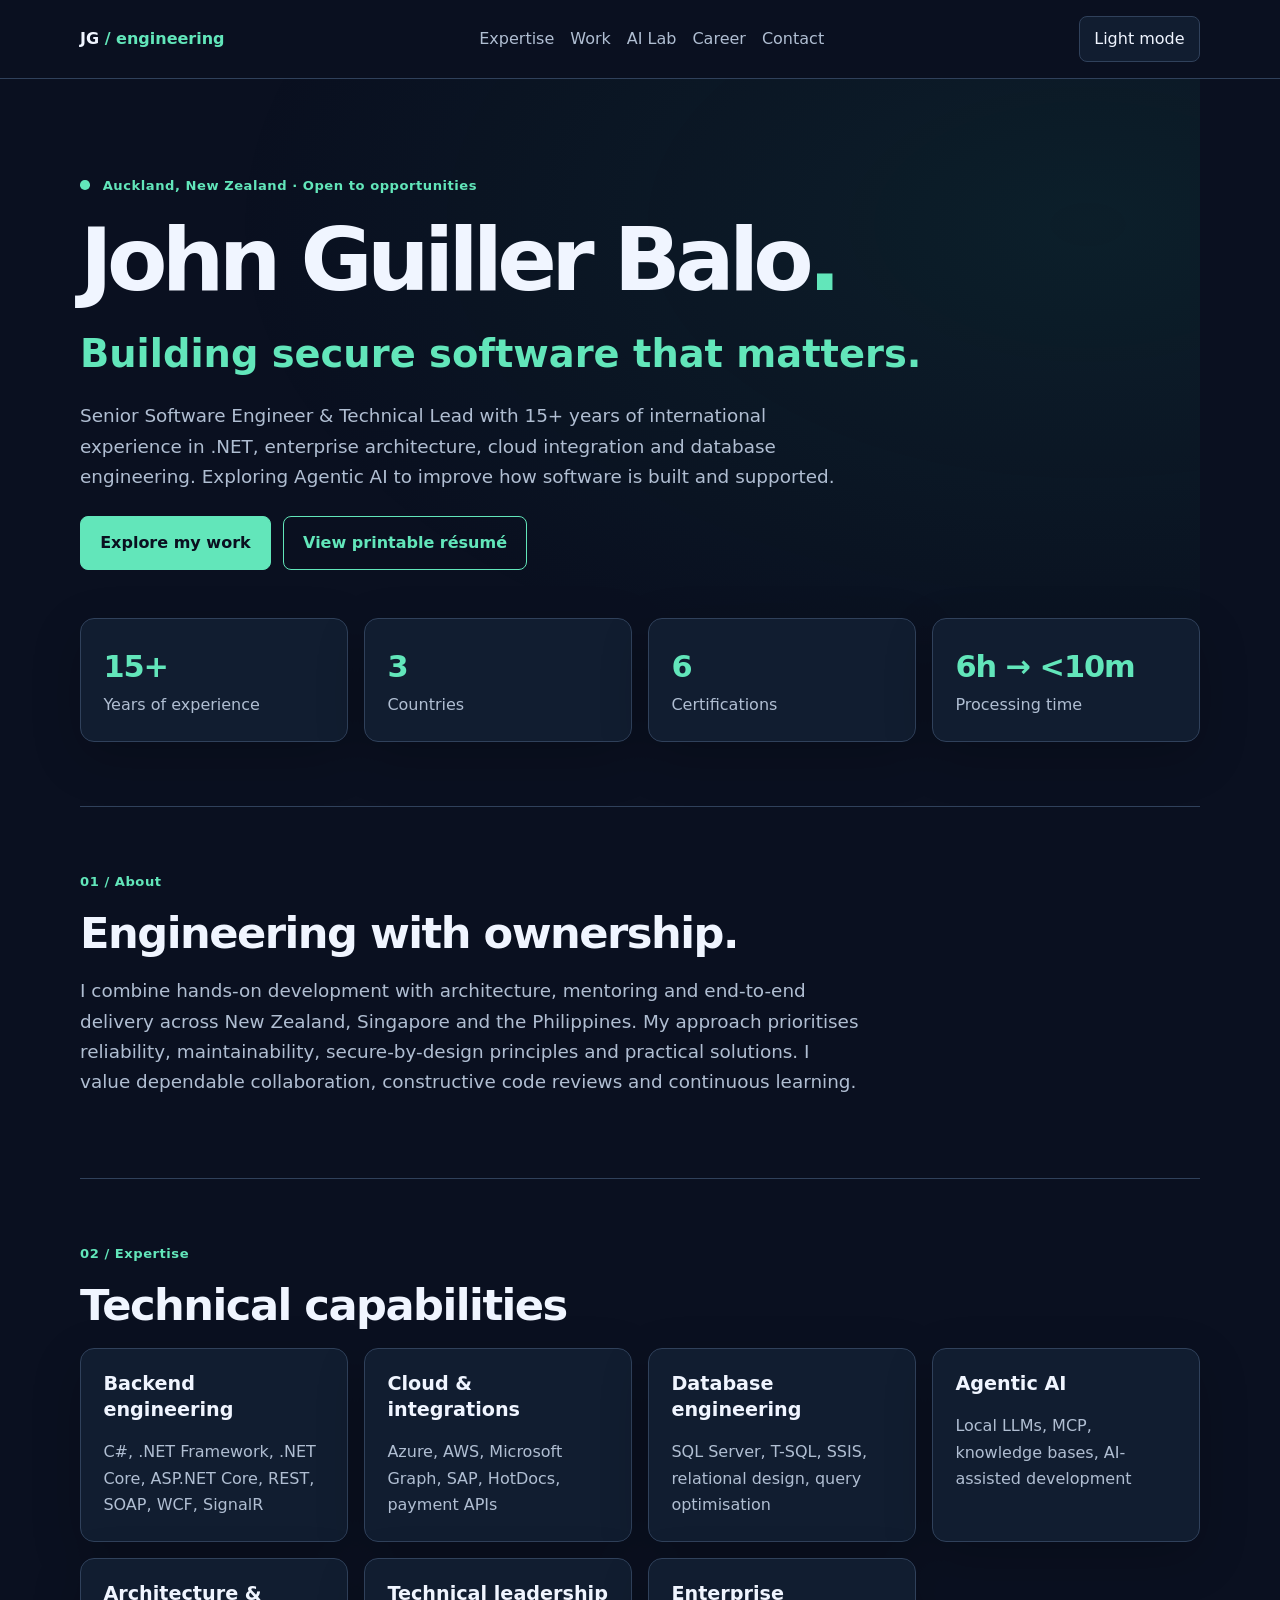
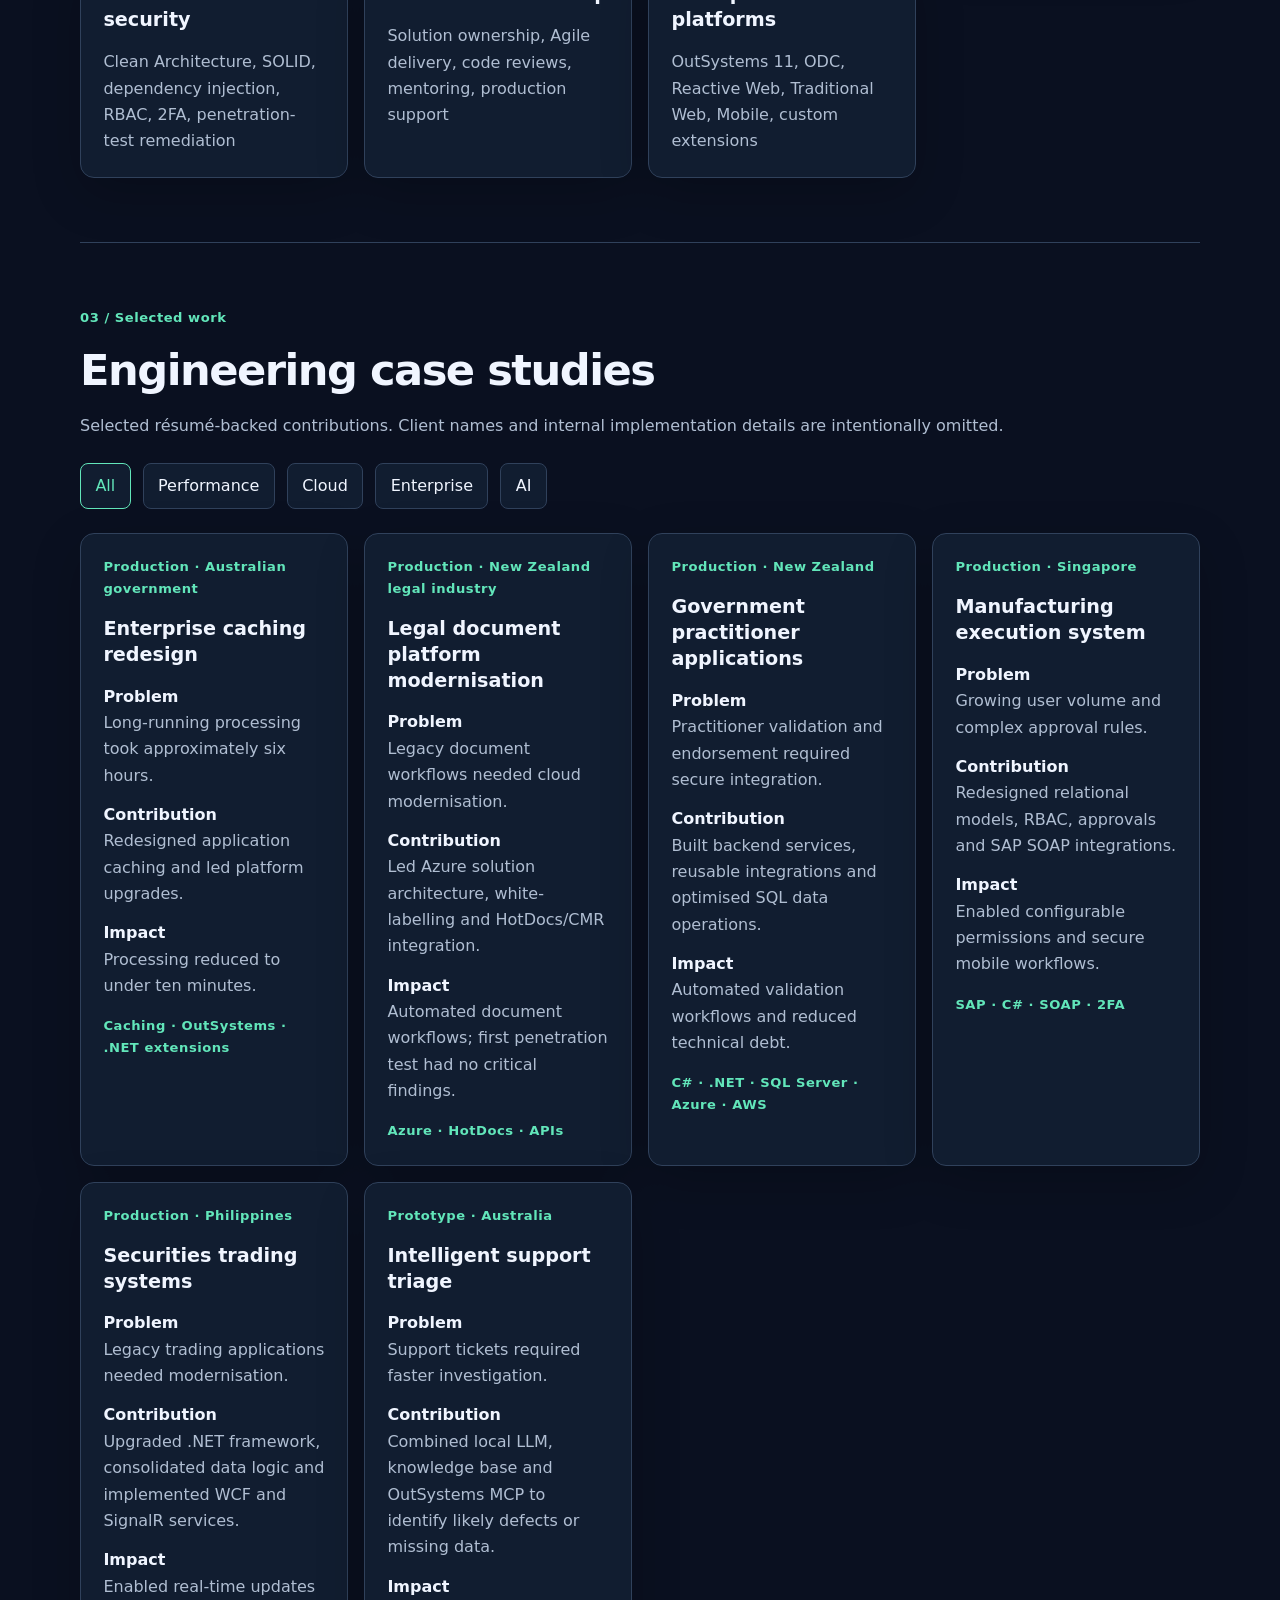
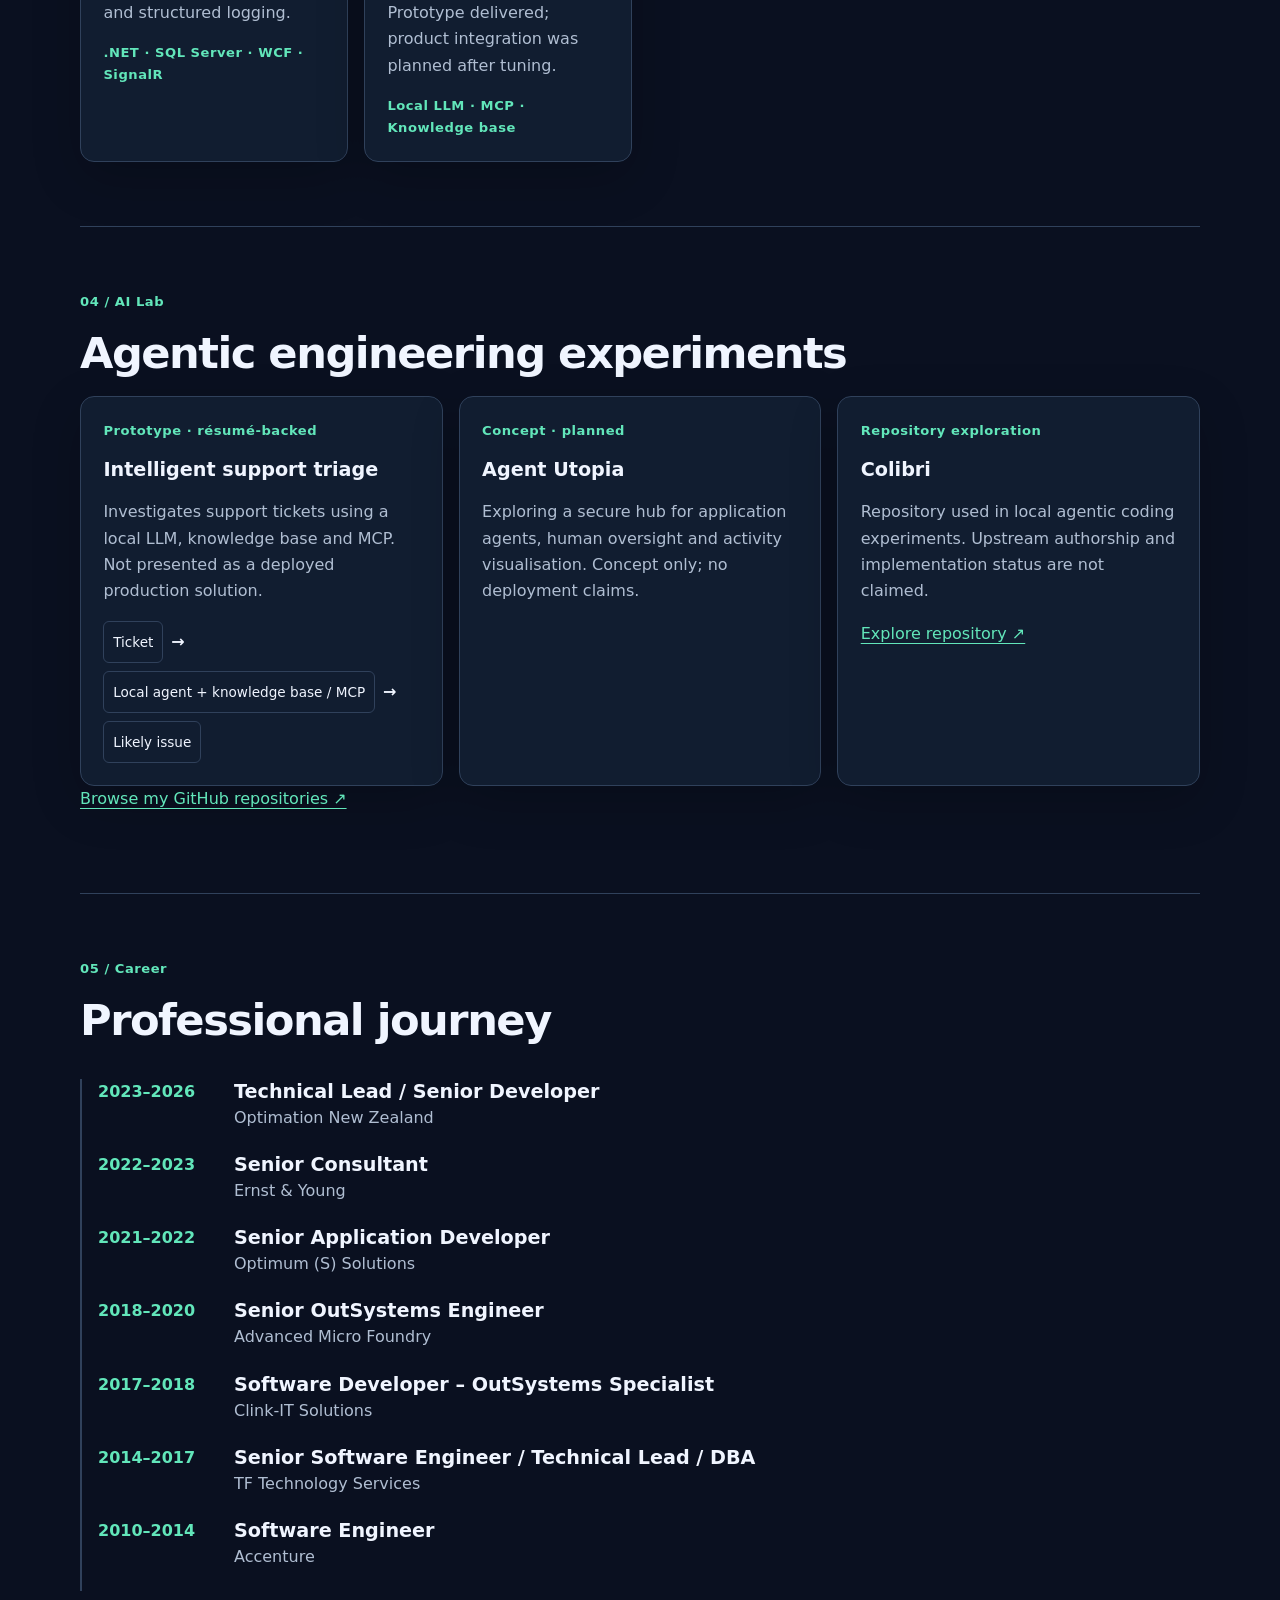
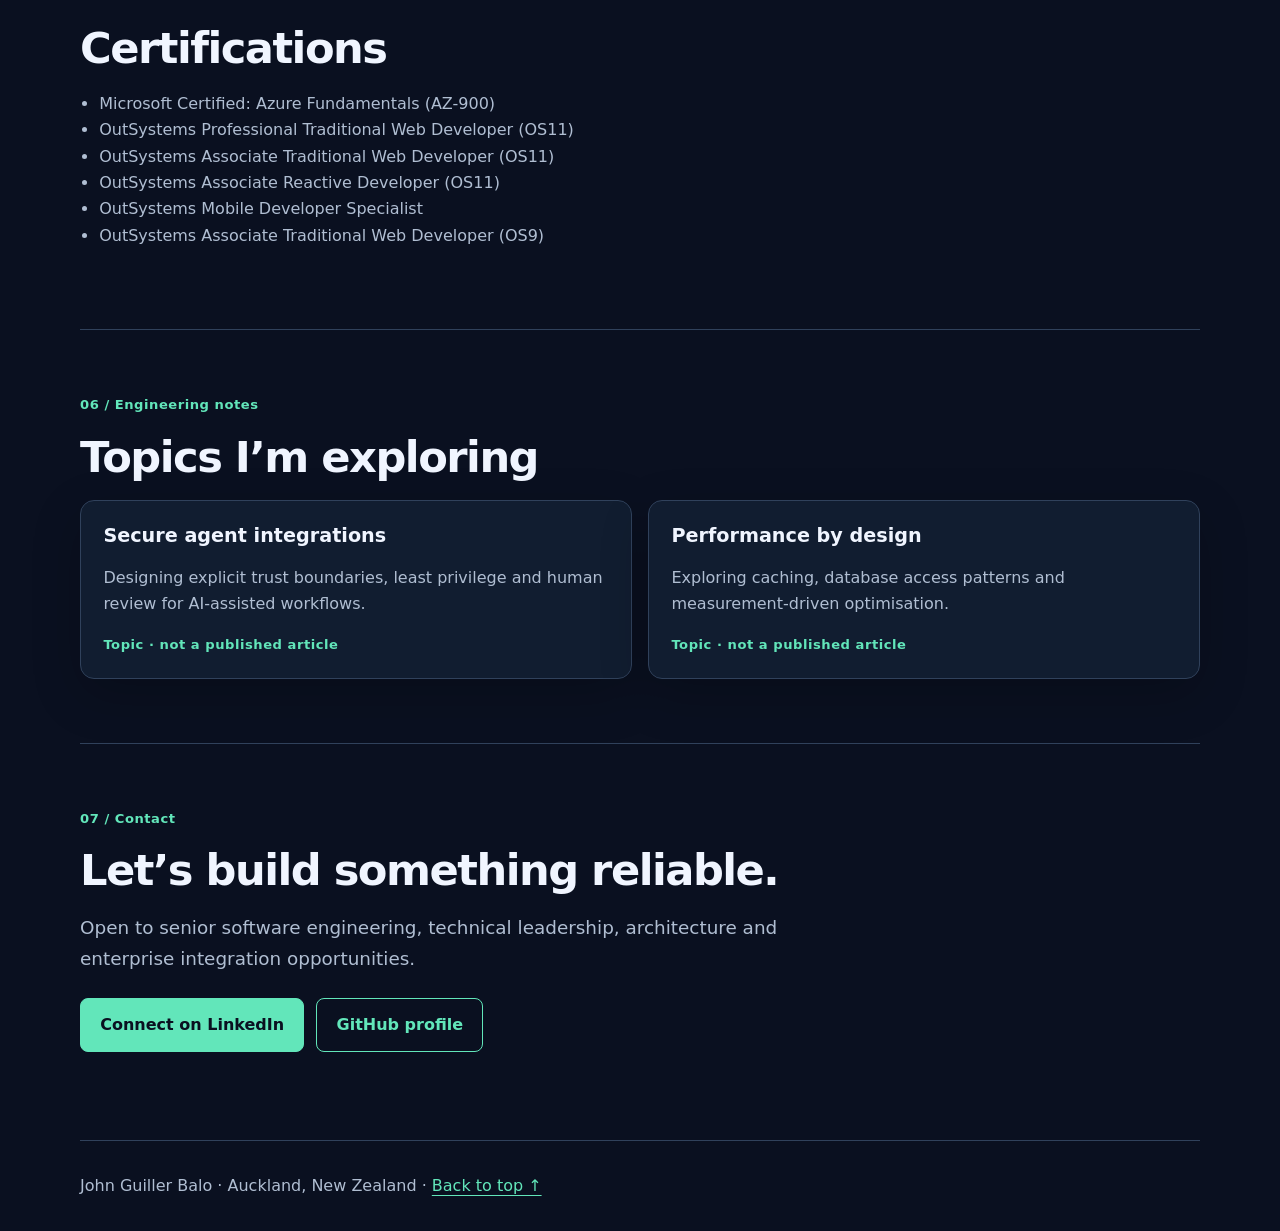
<file: index.html>
<!doctype html>
<html lang="en-NZ"><head><meta charset="utf-8"><meta name="viewport" content="width=device-width,initial-scale=1"><meta name="description" content="John Guiller Balo — senior software engineer and technical lead in Auckland. .NET, cloud, SQL Server, enterprise integrations and Agentic AI."><meta name="theme-color" content="#0a1020"><meta property="og:title" content="John Guiller Balo | Engineering portfolio"><meta property="og:description" content="15+ years of enterprise engineering, architecture and technical leadership."><meta property="og:type" content="website"><title>John Guiller Balo | Engineering portfolio</title><link rel="stylesheet" href="styles.css"><script src="script.js" defer></script></head>
<body><a class="skip" href="#main">Skip to content</a><header><nav class="wrap" aria-label="Main navigation"><a class="brand" href="#home">JG <span>/ engineering</span></a><div class="navlinks"><a href="#expertise">Expertise</a><a href="#work">Work</a><a href="#lab">AI Lab</a><a href="#career">Career</a><a href="#contact">Contact</a></div><button id="theme" type="button" aria-label="Switch colour theme">Theme</button></nav></header>
<main id="main" class="wrap"><section id="home" class="hero"><p class="eyebrow"><span class="dot"></span> Auckland, New Zealand · Open to opportunities</p><h1>John Guiller Balo<span>.</span></h1><p class="headline">Building secure software that matters.</p><p class="lead">Senior Software Engineer &amp; Technical Lead with 15+ years of international experience in .NET, enterprise architecture, cloud integration and database engineering. Exploring Agentic AI to improve how software is built and supported.</p><div class="actions"><a class="primary" href="#work">Explore my work</a><a class="secondary" href="resume.html">View printable résumé</a></div><div class="stats"><div><strong>15+</strong>Years of experience</div><div><strong>3</strong>Countries</div><div><strong>6</strong>Certifications</div><div><strong>6h → &lt;10m</strong>Processing time</div></div></section>
<section id="about"><p class="eyebrow">01 / About</p><h2>Engineering with ownership.</h2><p class="lead">I combine hands-on development with architecture, mentoring and end-to-end delivery across New Zealand, Singapore and the Philippines. My approach prioritises reliability, maintainability, secure-by-design principles and practical solutions. I value dependable collaboration, constructive code reviews and continuous learning.</p></section>
<section id="expertise"><p class="eyebrow">02 / Expertise</p><h2>Technical capabilities</h2><div class="grid"><article class="card"><h3>Backend engineering</h3><p>C#, .NET Framework, .NET Core, ASP.NET Core, REST, SOAP, WCF, SignalR</p></article><article class="card"><h3>Cloud & integrations</h3><p>Azure, AWS, Microsoft Graph, SAP, HotDocs, payment APIs</p></article><article class="card"><h3>Database engineering</h3><p>SQL Server, T-SQL, SSIS, relational design, query optimisation</p></article><article class="card"><h3>Agentic AI</h3><p>Local LLMs, MCP, knowledge bases, AI-assisted development</p></article><article class="card"><h3>Architecture & security</h3><p>Clean Architecture, SOLID, dependency injection, RBAC, 2FA, penetration-test remediation</p></article><article class="card"><h3>Technical leadership</h3><p>Solution ownership, Agile delivery, code reviews, mentoring, production support</p></article><article class="card"><h3>Enterprise platforms</h3><p>OutSystems 11, ODC, Reactive Web, Traditional Web, Mobile, custom extensions</p></article></div></section>
<section id="work"><p class="eyebrow">03 / Selected work</p><h2>Engineering case studies</h2><p>Selected résumé-backed contributions. Client names and internal implementation details are intentionally omitted.</p><div class="filters" aria-label="Filter case studies"><button type="button" data-filter="all" aria-pressed="true">All</button><button type="button" data-filter="performance" aria-pressed="false">Performance</button><button type="button" data-filter="cloud" aria-pressed="false">Cloud</button><button type="button" data-filter="enterprise" aria-pressed="false">Enterprise</button><button type="button" data-filter="ai" aria-pressed="false">AI</button></div><div class="grid" id="cases"><article class="card case" data-category="performance"><p class="tag">Production · Australian government</p><h3>Enterprise caching redesign</h3><dl><dt>Problem</dt><dd>Long-running processing took approximately six hours.</dd><dt>Contribution</dt><dd>Redesigned application caching and led platform upgrades.</dd><dt>Impact</dt><dd>Processing reduced to under ten minutes.</dd></dl><p class="tag">Caching · OutSystems · .NET extensions</p></article><article class="card case" data-category="cloud"><p class="tag">Production · New Zealand legal industry</p><h3>Legal document platform modernisation</h3><dl><dt>Problem</dt><dd>Legacy document workflows needed cloud modernisation.</dd><dt>Contribution</dt><dd>Led Azure solution architecture, white-labelling and HotDocs/CMR integration.</dd><dt>Impact</dt><dd>Automated document workflows; first penetration test had no critical findings.</dd></dl><p class="tag">Azure · HotDocs · APIs</p></article><article class="card case" data-category="cloud"><p class="tag">Production · New Zealand</p><h3>Government practitioner applications</h3><dl><dt>Problem</dt><dd>Practitioner validation and endorsement required secure integration.</dd><dt>Contribution</dt><dd>Built backend services, reusable integrations and optimised SQL data operations.</dd><dt>Impact</dt><dd>Automated validation workflows and reduced technical debt.</dd></dl><p class="tag">C# · .NET · SQL Server · Azure · AWS</p></article><article class="card case" data-category="enterprise"><p class="tag">Production · Singapore</p><h3>Manufacturing execution system</h3><dl><dt>Problem</dt><dd>Growing user volume and complex approval rules.</dd><dt>Contribution</dt><dd>Redesigned relational models, RBAC, approvals and SAP SOAP integrations.</dd><dt>Impact</dt><dd>Enabled configurable permissions and secure mobile workflows.</dd></dl><p class="tag">SAP · C# · SOAP · 2FA</p></article><article class="card case" data-category="enterprise"><p class="tag">Production · Philippines</p><h3>Securities trading systems</h3><dl><dt>Problem</dt><dd>Legacy trading applications needed modernisation.</dd><dt>Contribution</dt><dd>Upgraded .NET framework, consolidated data logic and implemented WCF and SignalR services.</dd><dt>Impact</dt><dd>Enabled real-time updates and structured logging.</dd></dl><p class="tag">.NET · SQL Server · WCF · SignalR</p></article><article class="card case" data-category="ai"><p class="tag">Prototype · Australia</p><h3>Intelligent support triage</h3><dl><dt>Problem</dt><dd>Support tickets required faster investigation.</dd><dt>Contribution</dt><dd>Combined local LLM, knowledge base and OutSystems MCP to identify likely defects or missing data.</dd><dt>Impact</dt><dd>Prototype delivered; product integration was planned after tuning.</dd></dl><p class="tag">Local LLM · MCP · Knowledge base</p></article></div></section>
<section id="lab"><p class="eyebrow">04 / AI Lab</p><h2>Agentic engineering experiments</h2><div class="grid"><article class="card"><p class="tag">Prototype · résumé-backed</p><h3>Intelligent support triage</h3><p>Investigates support tickets using a local LLM, knowledge base and MCP. Not presented as a deployed production solution.</p><div class="diagram" aria-label="Conceptual flow: ticket to local agent and knowledge base to investigation output"><span>Ticket</span><b aria-hidden="true">→</b><span>Local agent + knowledge base / MCP</span><b aria-hidden="true">→</b><span>Likely issue</span></div></article><article class="card"><p class="tag">Concept · planned</p><h3>Agent Utopia</h3><p>Exploring a secure hub for application agents, human oversight and activity visualisation. Concept only; no deployment claims.</p></article><article class="card"><p class="tag">Repository exploration</p><h3>Colibri</h3><p>Repository used in local agentic coding experiments. Upstream authorship and implementation status are not claimed.</p><a href="https://github.com/jgabalo/colibri">Explore repository ↗</a></article></div><p><a href="https://github.com/jgabalo?tab=repositories">Browse my GitHub repositories ↗</a></p></section>
<section id="career"><p class="eyebrow">05 / Career</p><h2>Professional journey</h2><ol class="timeline"><li><span>2023–2026</span><div><h3>Technical Lead / Senior Developer</h3><p>Optimation New Zealand</p></div></li><li><span>2022–2023</span><div><h3>Senior Consultant</h3><p>Ernst & Young</p></div></li><li><span>2021–2022</span><div><h3>Senior Application Developer</h3><p>Optimum (S) Solutions</p></div></li><li><span>2018–2020</span><div><h3>Senior OutSystems Engineer</h3><p>Advanced Micro Foundry</p></div></li><li><span>2017–2018</span><div><h3>Software Developer – OutSystems Specialist</h3><p>Clink-IT Solutions</p></div></li><li><span>2014–2017</span><div><h3>Senior Software Engineer / Technical Lead / DBA</h3><p>TF Technology Services</p></div></li><li><span>2010–2014</span><div><h3>Software Engineer</h3><p>Accenture</p></div></li></ol><h2>Certifications</h2><ul class="certs"><li>Microsoft Certified: Azure Fundamentals (AZ-900)</li><li>OutSystems Professional Traditional Web Developer (OS11)</li><li>OutSystems Associate Traditional Web Developer (OS11)</li><li>OutSystems Associate Reactive Developer (OS11)</li><li>OutSystems Mobile Developer Specialist</li><li>OutSystems Associate Traditional Web Developer (OS9)</li></ul></section>
<section id="articles"><p class="eyebrow">06 / Engineering notes</p><h2>Topics I’m exploring</h2><div class="grid"><article class="card"><h3>Secure agent integrations</h3><p>Designing explicit trust boundaries, least privilege and human review for AI-assisted workflows.</p><p class="tag">Topic · not a published article</p></article><article class="card"><h3>Performance by design</h3><p>Exploring caching, database access patterns and measurement-driven optimisation.</p><p class="tag">Topic · not a published article</p></article></div></section>
<section id="contact"><p class="eyebrow">07 / Contact</p><h2>Let’s build something reliable.</h2><p class="lead">Open to senior software engineering, technical leadership, architecture and enterprise integration opportunities.</p><div class="actions"><a class="primary" href="https://www.linkedin.com/in/john-guiller-balo/">Connect on LinkedIn</a><a class="secondary" href="https://github.com/jgabalo">GitHub profile</a></div></section></main><footer class="wrap">John Guiller Balo · Auckland, New Zealand · <a href="#home">Back to top ↑</a></footer></body></html>
</file>
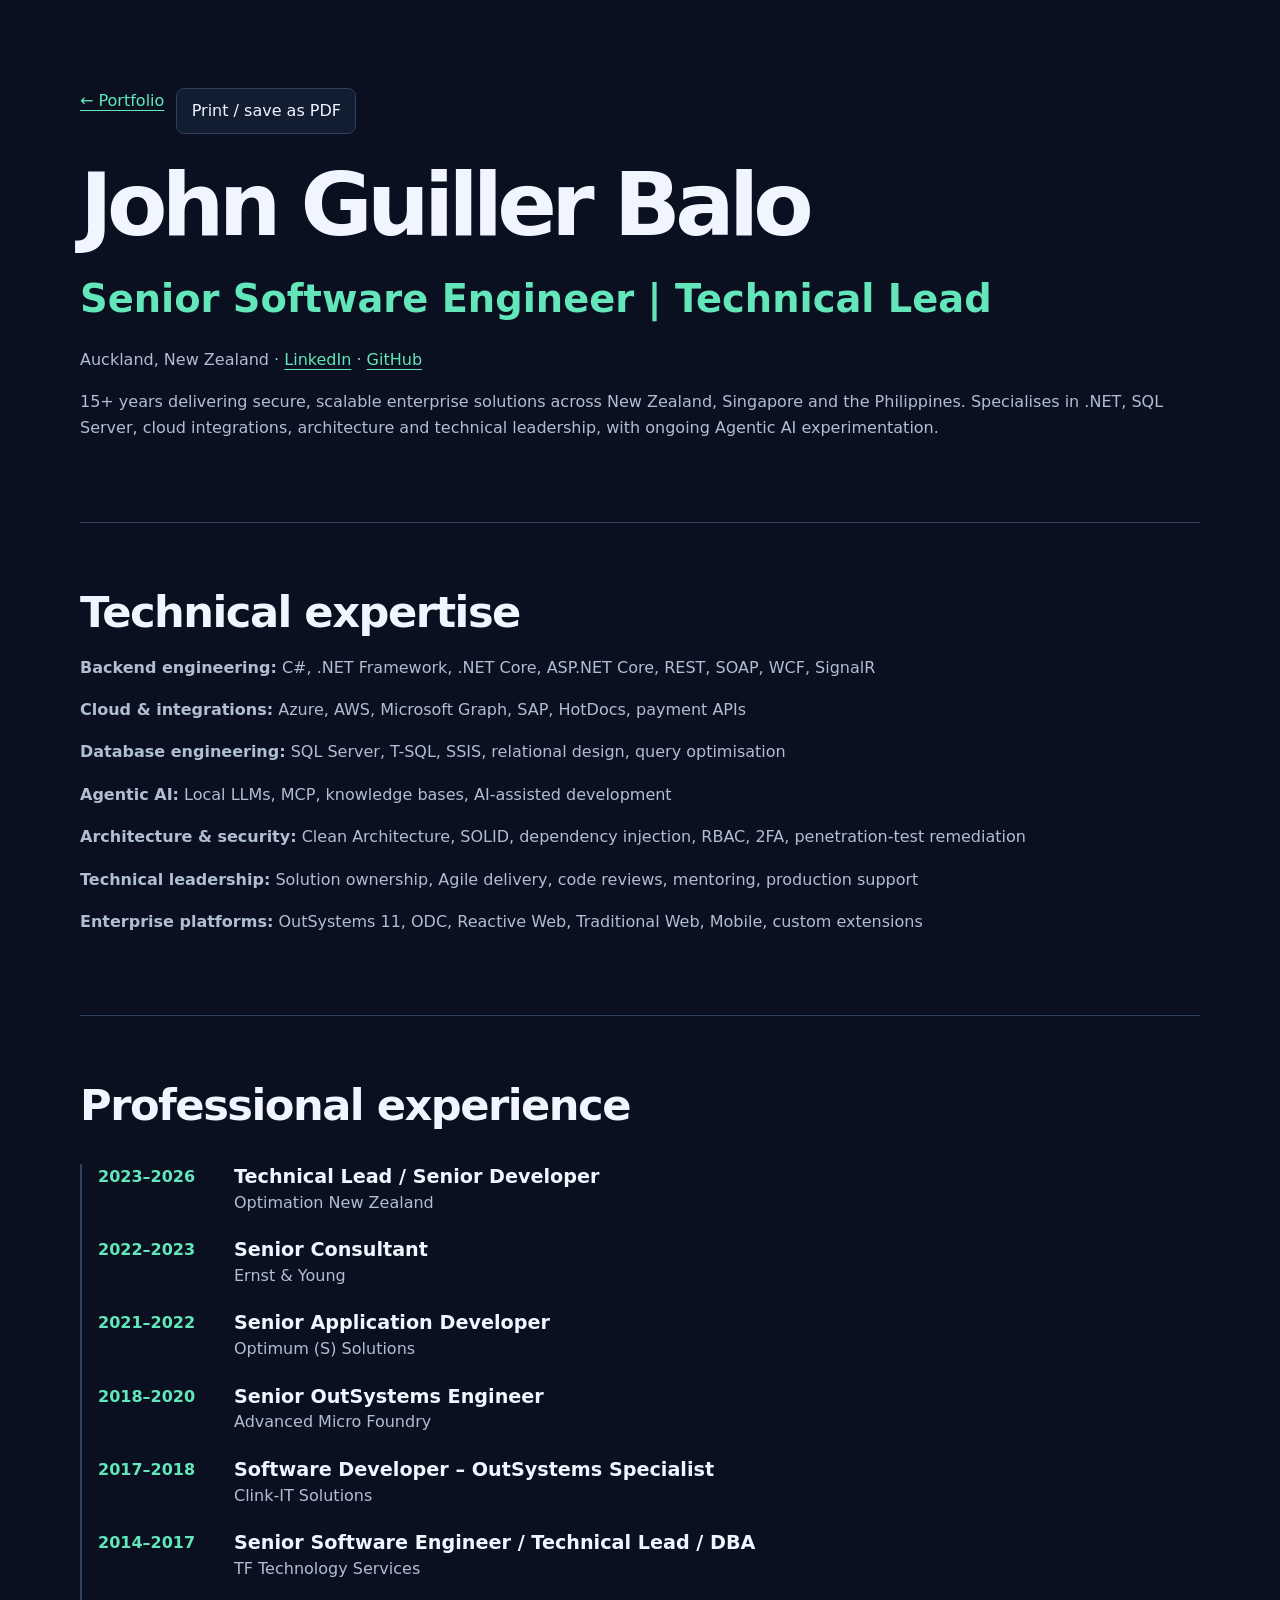
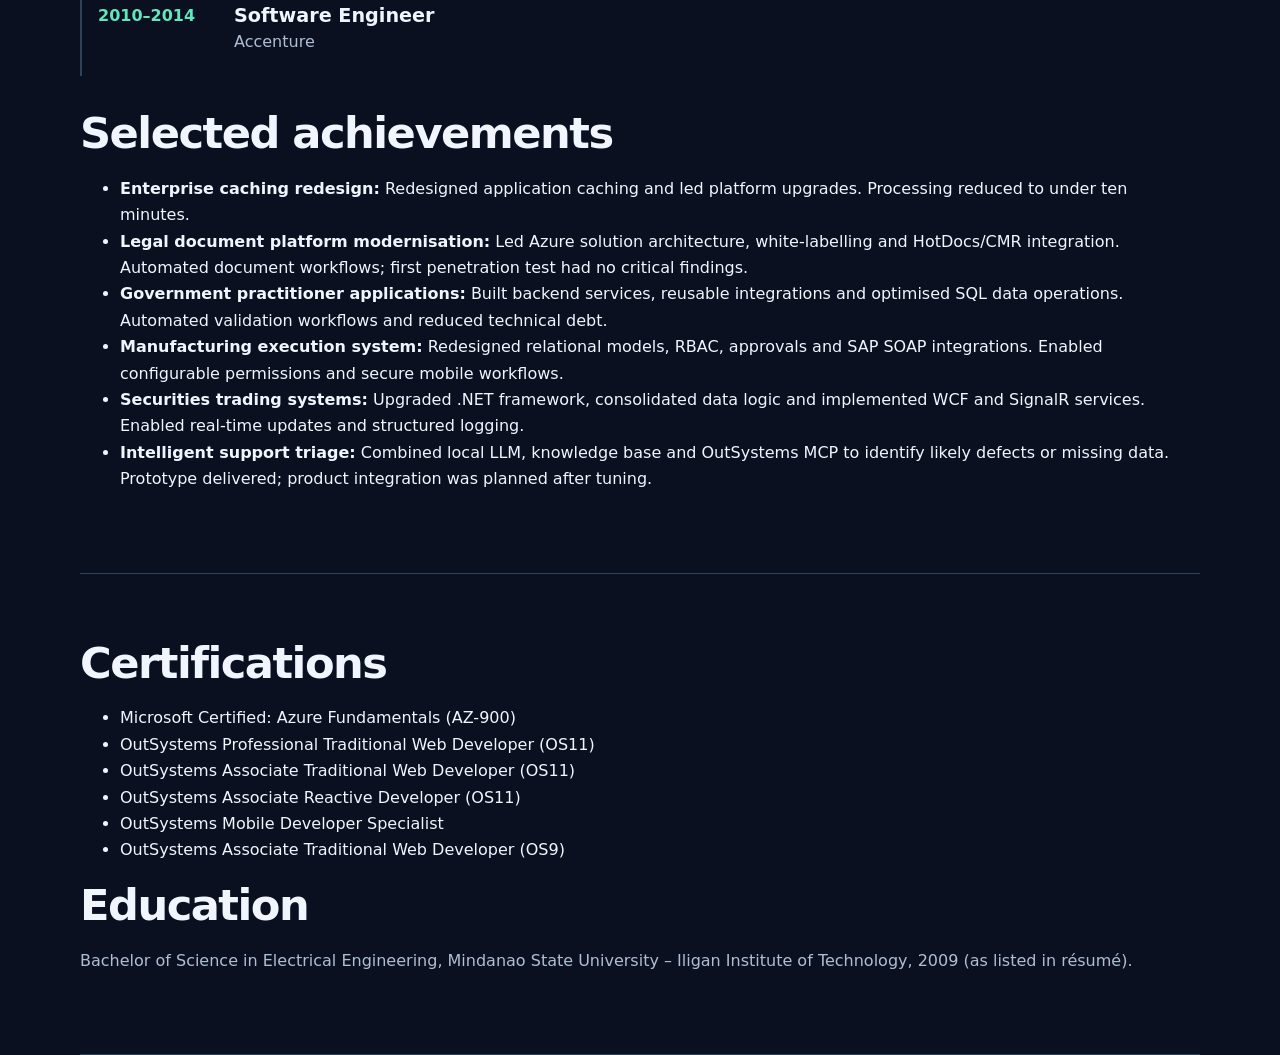
<file: resume.html>
<!doctype html><html lang="en-NZ"><head><meta charset="utf-8"><meta name="viewport" content="width=device-width,initial-scale=1"><title>John Guiller Balo | Résumé</title><meta name="description" content="Public professional résumé of John Guiller Balo"><link rel="stylesheet" href="styles.css"><script src="script.js" defer></script></head><body><main class="wrap"><section><div class="actions no-print"><a href="index.html">← Portfolio</a><button id="print" type="button">Print / save as PDF</button></div><h1>John Guiller Balo</h1><p class="headline">Senior Software Engineer | Technical Lead</p><p>Auckland, New Zealand · <a href="https://www.linkedin.com/in/john-guiller-balo/">LinkedIn</a> · <a href="https://github.com/jgabalo">GitHub</a></p><p>15+ years delivering secure, scalable enterprise solutions across New Zealand, Singapore and the Philippines. Specialises in .NET, SQL Server, cloud integrations, architecture and technical leadership, with ongoing Agentic AI experimentation.</p></section><section><h2>Technical expertise</h2><p><strong>Backend engineering:</strong> C#, .NET Framework, .NET Core, ASP.NET Core, REST, SOAP, WCF, SignalR</p><p><strong>Cloud & integrations:</strong> Azure, AWS, Microsoft Graph, SAP, HotDocs, payment APIs</p><p><strong>Database engineering:</strong> SQL Server, T-SQL, SSIS, relational design, query optimisation</p><p><strong>Agentic AI:</strong> Local LLMs, MCP, knowledge bases, AI-assisted development</p><p><strong>Architecture & security:</strong> Clean Architecture, SOLID, dependency injection, RBAC, 2FA, penetration-test remediation</p><p><strong>Technical leadership:</strong> Solution ownership, Agile delivery, code reviews, mentoring, production support</p><p><strong>Enterprise platforms:</strong> OutSystems 11, ODC, Reactive Web, Traditional Web, Mobile, custom extensions</p></section><section><h2>Professional experience</h2><ol class="timeline"><li><span>2023–2026</span><div><h3>Technical Lead / Senior Developer</h3><p>Optimation New Zealand</p></div></li><li><span>2022–2023</span><div><h3>Senior Consultant</h3><p>Ernst & Young</p></div></li><li><span>2021–2022</span><div><h3>Senior Application Developer</h3><p>Optimum (S) Solutions</p></div></li><li><span>2018–2020</span><div><h3>Senior OutSystems Engineer</h3><p>Advanced Micro Foundry</p></div></li><li><span>2017–2018</span><div><h3>Software Developer – OutSystems Specialist</h3><p>Clink-IT Solutions</p></div></li><li><span>2014–2017</span><div><h3>Senior Software Engineer / Technical Lead / DBA</h3><p>TF Technology Services</p></div></li><li><span>2010–2014</span><div><h3>Software Engineer</h3><p>Accenture</p></div></li></ol><h2>Selected achievements</h2><ul><li><strong>Enterprise caching redesign:</strong> Redesigned application caching and led platform upgrades. Processing reduced to under ten minutes.</li><li><strong>Legal document platform modernisation:</strong> Led Azure solution architecture, white-labelling and HotDocs/CMR integration. Automated document workflows; first penetration test had no critical findings.</li><li><strong>Government practitioner applications:</strong> Built backend services, reusable integrations and optimised SQL data operations. Automated validation workflows and reduced technical debt.</li><li><strong>Manufacturing execution system:</strong> Redesigned relational models, RBAC, approvals and SAP SOAP integrations. Enabled configurable permissions and secure mobile workflows.</li><li><strong>Securities trading systems:</strong> Upgraded .NET framework, consolidated data logic and implemented WCF and SignalR services. Enabled real-time updates and structured logging.</li><li><strong>Intelligent support triage:</strong> Combined local LLM, knowledge base and OutSystems MCP to identify likely defects or missing data. Prototype delivered; product integration was planned after tuning.</li></ul></section><section><h2>Certifications</h2><ul><li>Microsoft Certified: Azure Fundamentals (AZ-900)</li><li>OutSystems Professional Traditional Web Developer (OS11)</li><li>OutSystems Associate Traditional Web Developer (OS11)</li><li>OutSystems Associate Reactive Developer (OS11)</li><li>OutSystems Mobile Developer Specialist</li><li>OutSystems Associate Traditional Web Developer (OS9)</li></ul><h2>Education</h2><p>Bachelor of Science in Electrical Engineering, Mindanao State University – Iligan Institute of Technology, 2009 (as listed in résumé).</p></section></main></body></html>
</file>
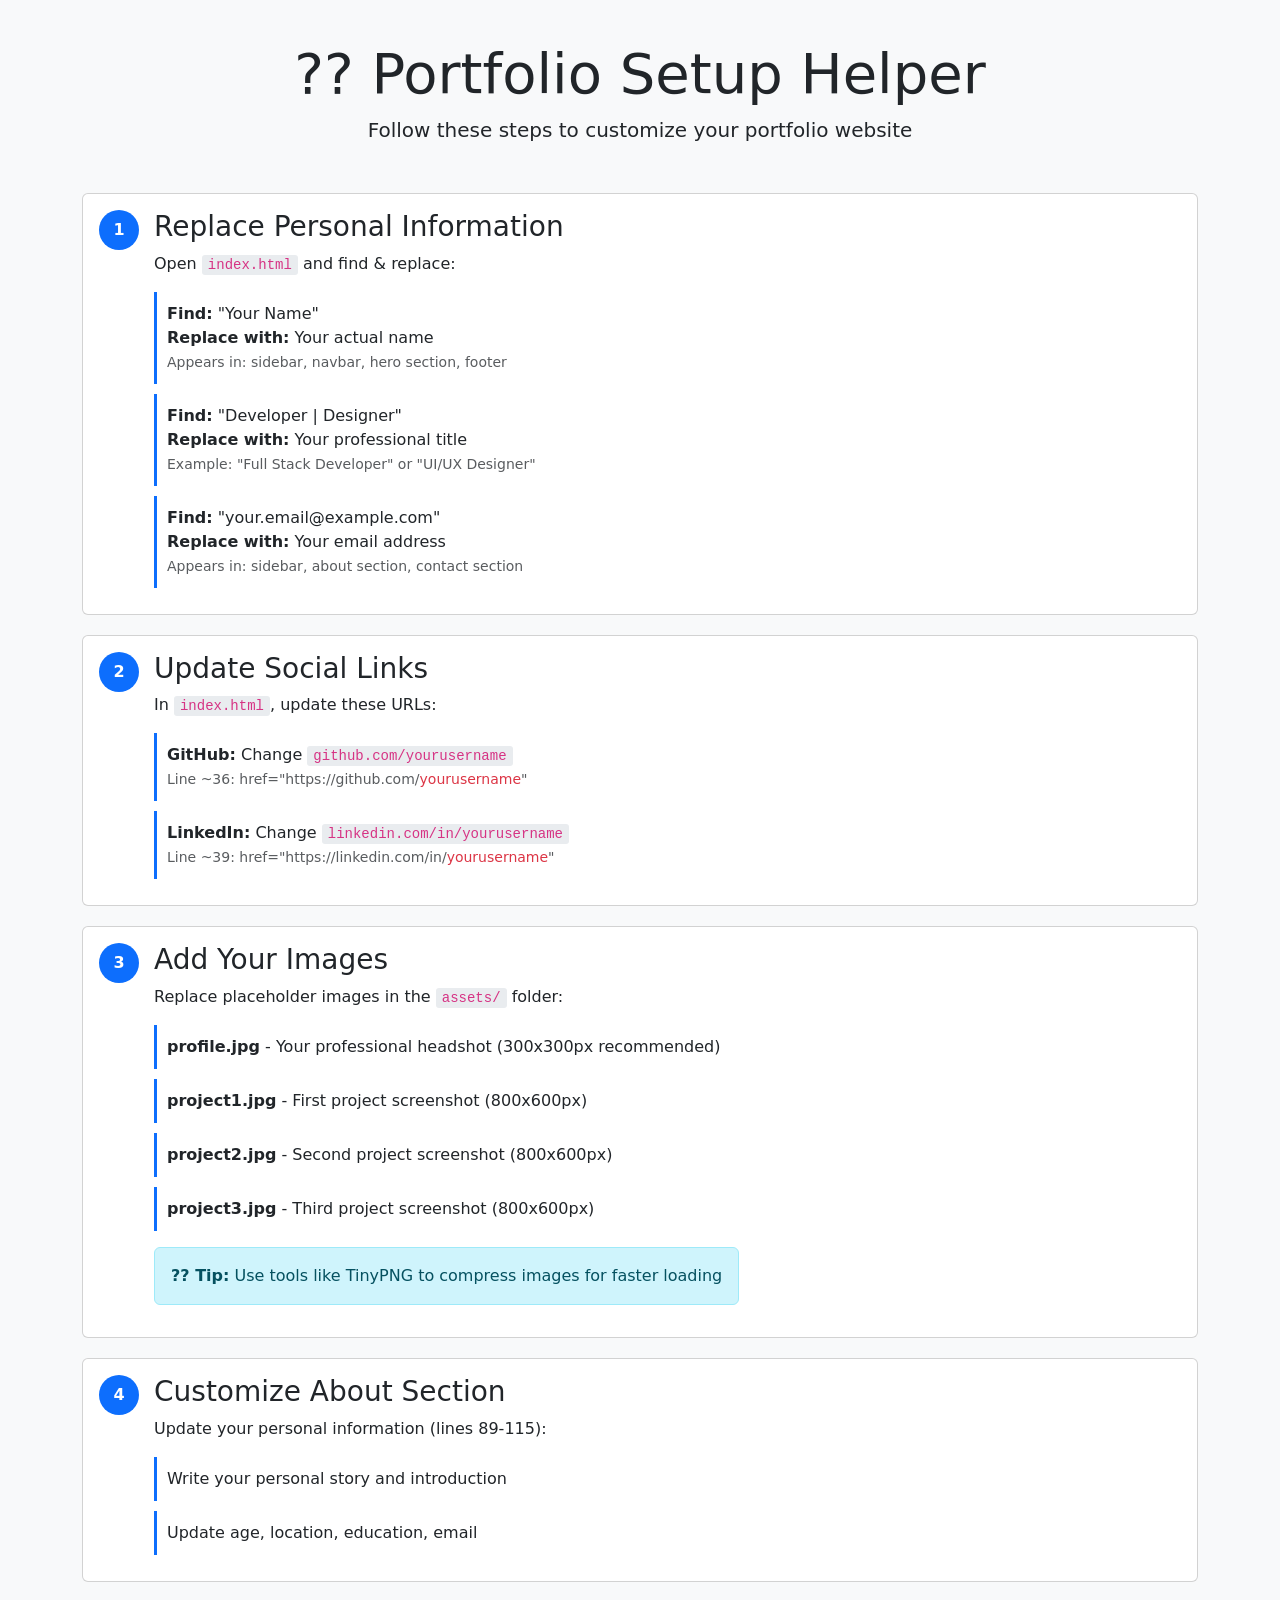
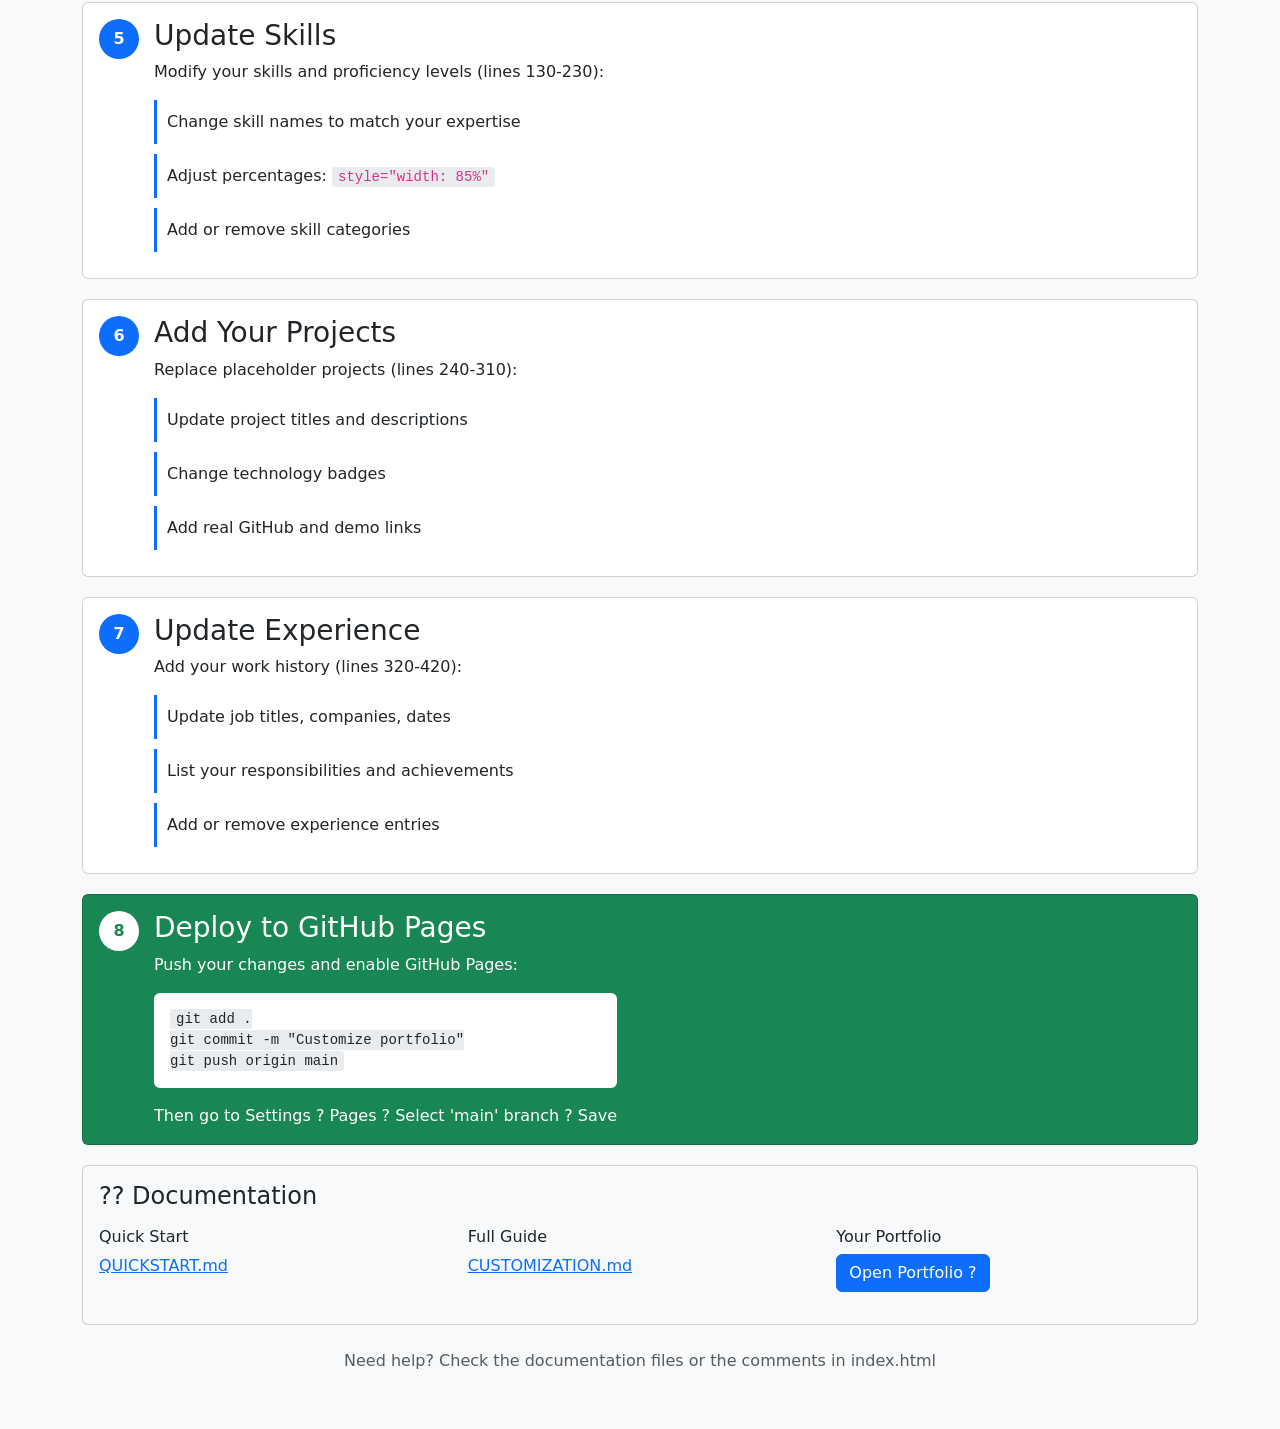
<file: SETUP.html>
<!DOCTYPE html>
<html lang="en">
<head>
  <meta charset="UTF-8">
  <meta name="viewport" content="width=device-width, initial-scale=1.0">
  <title>Portfolio Setup Helper</title>
  <link href="https://cdn.jsdelivr.net/npm/bootstrap@5.3.0-alpha3/dist/css/bootstrap.min.css" rel="stylesheet">
  <style>
    body { padding: 40px; background: #f8f9fa; }
    .card { margin-bottom: 20px; }
    .step-number { 
      background: #0d6efd; 
      color: white; 
      width: 40px; 
      height: 40px; 
      border-radius: 50%; 
      display: flex; 
      align-items: center; 
      justify-content: center; 
      font-weight: bold; 
      margin-right: 15px;
    }
    .checklist-item { padding: 10px; border-left: 3px solid #0d6efd; margin: 10px 0; background: white; }
    code { background: #e9ecef; padding: 2px 6px; border-radius: 3px; }
  </style>
</head>
<body>
  <div class="container">
    <div class="text-center mb-5">
      <h1 class="display-4">?? Portfolio Setup Helper</h1>
      <p class="lead">Follow these steps to customize your portfolio website</p>
    </div>

    <!-- Step 1 -->
    <div class="card">
      <div class="card-body">
        <div class="d-flex align-items-start">
          <div class="step-number">1</div>
          <div>
            <h3>Replace Personal Information</h3>
            <p>Open <code>index.html</code> and find & replace:</p>
            <div class="checklist-item">
              <strong>Find:</strong> "Your Name"<br>
              <strong>Replace with:</strong> Your actual name<br>
              <small class="text-muted">Appears in: sidebar, navbar, hero section, footer</small>
            </div>
            <div class="checklist-item">
              <strong>Find:</strong> "Developer | Designer"<br>
              <strong>Replace with:</strong> Your professional title<br>
              <small class="text-muted">Example: "Full Stack Developer" or "UI/UX Designer"</small>
            </div>
            <div class="checklist-item">
              <strong>Find:</strong> "your.email@example.com"<br>
              <strong>Replace with:</strong> Your email address<br>
              <small class="text-muted">Appears in: sidebar, about section, contact section</small>
            </div>
          </div>
        </div>
      </div>
    </div>

    <!-- Step 2 -->
    <div class="card">
      <div class="card-body">
        <div class="d-flex align-items-start">
          <div class="step-number">2</div>
          <div>
            <h3>Update Social Links</h3>
            <p>In <code>index.html</code>, update these URLs:</p>
            <div class="checklist-item">
              <strong>GitHub:</strong> Change <code>github.com/yourusername</code><br>
              <small class="text-muted">Line ~36: href="https://github.com/<span class="text-danger">yourusername</span>"</small>
            </div>
            <div class="checklist-item">
              <strong>LinkedIn:</strong> Change <code>linkedin.com/in/yourusername</code><br>
              <small class="text-muted">Line ~39: href="https://linkedin.com/in/<span class="text-danger">yourusername</span>"</small>
            </div>
          </div>
        </div>
      </div>
    </div>

    <!-- Step 3 -->
    <div class="card">
      <div class="card-body">
        <div class="d-flex align-items-start">
          <div class="step-number">3</div>
          <div>
            <h3>Add Your Images</h3>
            <p>Replace placeholder images in the <code>assets/</code> folder:</p>
            <div class="checklist-item">
              <strong>profile.jpg</strong> - Your professional headshot (300x300px recommended)
            </div>
            <div class="checklist-item">
              <strong>project1.jpg</strong> - First project screenshot (800x600px)
            </div>
            <div class="checklist-item">
              <strong>project2.jpg</strong> - Second project screenshot (800x600px)
            </div>
            <div class="checklist-item">
              <strong>project3.jpg</strong> - Third project screenshot (800x600px)
            </div>
            <div class="alert alert-info mt-3">
              <strong>?? Tip:</strong> Use tools like TinyPNG to compress images for faster loading
            </div>
          </div>
        </div>
      </div>
    </div>

    <!-- Step 4 -->
    <div class="card">
      <div class="card-body">
        <div class="d-flex align-items-start">
          <div class="step-number">4</div>
          <div>
            <h3>Customize About Section</h3>
            <p>Update your personal information (lines 89-115):</p>
            <div class="checklist-item">Write your personal story and introduction</div>
            <div class="checklist-item">Update age, location, education, email</div>
          </div>
        </div>
      </div>
    </div>

    <!-- Step 5 -->
    <div class="card">
      <div class="card-body">
        <div class="d-flex align-items-start">
          <div class="step-number">5</div>
          <div>
            <h3>Update Skills</h3>
            <p>Modify your skills and proficiency levels (lines 130-230):</p>
            <div class="checklist-item">
              Change skill names to match your expertise
            </div>
            <div class="checklist-item">
              Adjust percentages: <code>style="width: 85%"</code>
            </div>
            <div class="checklist-item">
              Add or remove skill categories
            </div>
          </div>
        </div>
      </div>
    </div>

    <!-- Step 6 -->
    <div class="card">
      <div class="card-body">
        <div class="d-flex align-items-start">
          <div class="step-number">6</div>
          <div>
            <h3>Add Your Projects</h3>
            <p>Replace placeholder projects (lines 240-310):</p>
            <div class="checklist-item">Update project titles and descriptions</div>
            <div class="checklist-item">Change technology badges</div>
            <div class="checklist-item">Add real GitHub and demo links</div>
          </div>
        </div>
      </div>
    </div>

    <!-- Step 7 -->
    <div class="card">
      <div class="card-body">
        <div class="d-flex align-items-start">
          <div class="step-number">7</div>
          <div>
            <h3>Update Experience</h3>
            <p>Add your work history (lines 320-420):</p>
            <div class="checklist-item">Update job titles, companies, dates</div>
            <div class="checklist-item">List your responsibilities and achievements</div>
            <div class="checklist-item">Add or remove experience entries</div>
          </div>
        </div>
      </div>
    </div>

    <!-- Step 8 -->
    <div class="card bg-success text-white">
      <div class="card-body">
        <div class="d-flex align-items-start">
          <div class="step-number bg-white text-success">8</div>
          <div>
            <h3>Deploy to GitHub Pages</h3>
            <p>Push your changes and enable GitHub Pages:</p>
            <pre class="bg-white text-dark p-3 rounded"><code>git add .
git commit -m "Customize portfolio"
git push origin main</code></pre>
            <p class="mb-0">Then go to Settings ? Pages ? Select 'main' branch ? Save</p>
          </div>
        </div>
      </div>
    </div>

    <!-- Quick Links -->
    <div class="card bg-light">
      <div class="card-body">
        <h4 class="mb-3">?? Documentation</h4>
        <div class="row">
          <div class="col-md-4">
            <h6>Quick Start</h6>
            <p><a href="QUICKSTART.md">QUICKSTART.md</a></p>
          </div>
          <div class="col-md-4">
            <h6>Full Guide</h6>
            <p><a href="CUSTOMIZATION.md">CUSTOMIZATION.md</a></p>
          </div>
          <div class="col-md-4">
            <h6>Your Portfolio</h6>
            <p><a href="index.html" class="btn btn-primary">Open Portfolio ?</a></p>
          </div>
        </div>
      </div>
    </div>

    <div class="text-center mt-4">
      <p class="text-muted">Need help? Check the documentation files or the comments in index.html</p>
    </div>
  </div>
</body>
</html>
</file>
<file: styles.css>
:root{color-scheme:dark;--bg:#0a1020;--surface:#111d30;--fg:#f0f5ff;--muted:#b0bed2;--accent:#62e6ba;--line:#30415b;--header:#0a1020;--shadow:0 16px 50px #0003}html[data-theme=light]{color-scheme:light;--bg:#f5f8fc;--surface:#fff;--fg:#14243a;--muted:#465a71;--accent:#006a51;--line:#c7d4e2;--header:#f5f8fc;--shadow:0 12px 40px #19334b10}*{box-sizing:border-box}html{scroll-behavior:smooth;scroll-padding-top:7rem}body{margin:0;background:var(--bg);color:var(--fg);font:16px/1.65 system-ui,-apple-system,BlinkMacSystemFont,"Segoe UI",sans-serif}a{color:var(--accent);text-underline-offset:4px}button,a{touch-action:manipulation}button{font:inherit;cursor:pointer;color:var(--fg);background:var(--surface);border:1px solid var(--line);border-radius:8px;padding:.55rem .9rem}button[aria-pressed=true]{border-color:var(--accent);color:var(--accent)}:focus-visible{outline:3px solid var(--accent);outline-offset:4px}.skip{position:absolute;top:-100px;left:1rem;padding:1rem;background:var(--surface);z-index:5}.skip:focus{top:1rem}.wrap{width:min(1120px,92%);margin:auto}header{position:sticky;top:0;z-index:2;background:var(--header);border-bottom:1px solid var(--line)}nav{display:flex;align-items:center;gap:1rem;justify-content:space-between;padding:1rem 0;flex-wrap:wrap}.brand{font-weight:800;text-decoration:none;color:var(--fg)}.brand span{color:var(--accent)}.navlinks{display:flex;gap:1rem;flex-wrap:wrap}.navlinks a{color:var(--muted);text-decoration:none}section{padding:4rem 0;border-bottom:1px solid var(--line)}.hero{padding:6rem 0 4rem;background:radial-gradient(ellipse at 90% 20%,#1c826e22,transparent 60%)}h1,h2,h3,p{margin:0 0 1rem}h1{font-size:clamp(2.8rem,7vw,5.5rem);letter-spacing:-.065em;line-height:1.06}h1 span,.headline,.eyebrow,.tag{color:var(--accent)}h2{font-size:clamp(1.8rem,4vw,2.7rem);letter-spacing:-.035em;line-height:1.2}h3{font-size:1.2rem;line-height:1.35}.headline{font-size:clamp(1.5rem,3vw,2.4rem);font-weight:650}.eyebrow,.tag{font-size:.82rem;font-weight:650;letter-spacing:.04em}.dot{display:inline-block;width:.6rem;height:.6rem;background:var(--accent);border-radius:50%;margin-right:.5rem}.lead{max-width:780px;font-size:1.15rem;color:var(--muted)}p,dd{color:var(--muted)}.actions,.filters{display:flex;flex-wrap:wrap;gap:.75rem;margin:1.5rem 0}.primary,.secondary{display:inline-block;padding:.8rem 1.2rem;border-radius:8px;text-decoration:none;font-weight:650;border:1px solid var(--accent)}.primary{background:var(--accent);color:var(--bg)}.secondary{color:var(--accent)}.stats,.grid{display:grid;gap:1rem;grid-template-columns:repeat(auto-fit,minmax(min(100%,250px),1fr))}.stats{margin-top:3rem}.stats>div,.card{border:1px solid var(--line);border-radius:14px;background:var(--surface);padding:1.4rem;box-shadow:var(--shadow)}.stats strong{display:block;color:var(--accent);font-size:1.9rem;letter-spacing:-.035em}.stats>div{color:var(--muted)}.card p:last-child{margin-bottom:0}.card[hidden]{display:none}dt{font-weight:650}dd{margin:0 0 .8rem}.diagram{display:flex;align-items:center;gap:.5rem;flex-wrap:wrap}.diagram span{border:1px solid var(--line);padding:.55rem;border-radius:6px;font-size:.85rem}.timeline{list-style:none;padding:0;margin:2rem 0}.timeline li{display:grid;grid-template-columns:120px 1fr;gap:1rem;border-left:2px solid var(--line);padding:0 0 1.3rem 1rem}.timeline li>span{color:var(--accent);font-weight:650}.timeline h3,.timeline p{margin:0}.certs{padding-left:1.2rem;color:var(--muted)}footer{padding:2rem 0;color:var(--muted)}.enhanced .reveal{animation:enter .45s ease both}@keyframes enter{from{opacity:.75;transform:translateY(8px)}to{opacity:1;transform:none}}@media(max-width:600px){nav{gap:.6rem}.navlinks{order:3;width:100%;gap:.65rem;font-size:.9rem}.hero{padding-top:3rem}section{padding:2.5rem 0}html{scroll-padding-top:9rem}.timeline li{grid-template-columns:1fr;gap:.2rem}}@media(prefers-reduced-motion:reduce){html{scroll-behavior:auto}*,*::before,*::after{animation:none!important;transition:none!important}}@media print{*{box-shadow:none!important}body{background:white;color:#111;font-size:11pt}header,footer,.actions,.filters,.skip,.no-print{display:none!important}.wrap{width:100%}section{padding:1rem 0;break-inside:auto;border-color:#ccc}h1,h2,h3{color:#111}p,dd,.lead,.tag,.eyebrow,.certs,.timeline li>span{color:#333}.card,.stats>div{background:white;border:1px solid #ccc;break-inside:avoid}a{color:#111}.hero{background:none}}
</file>
